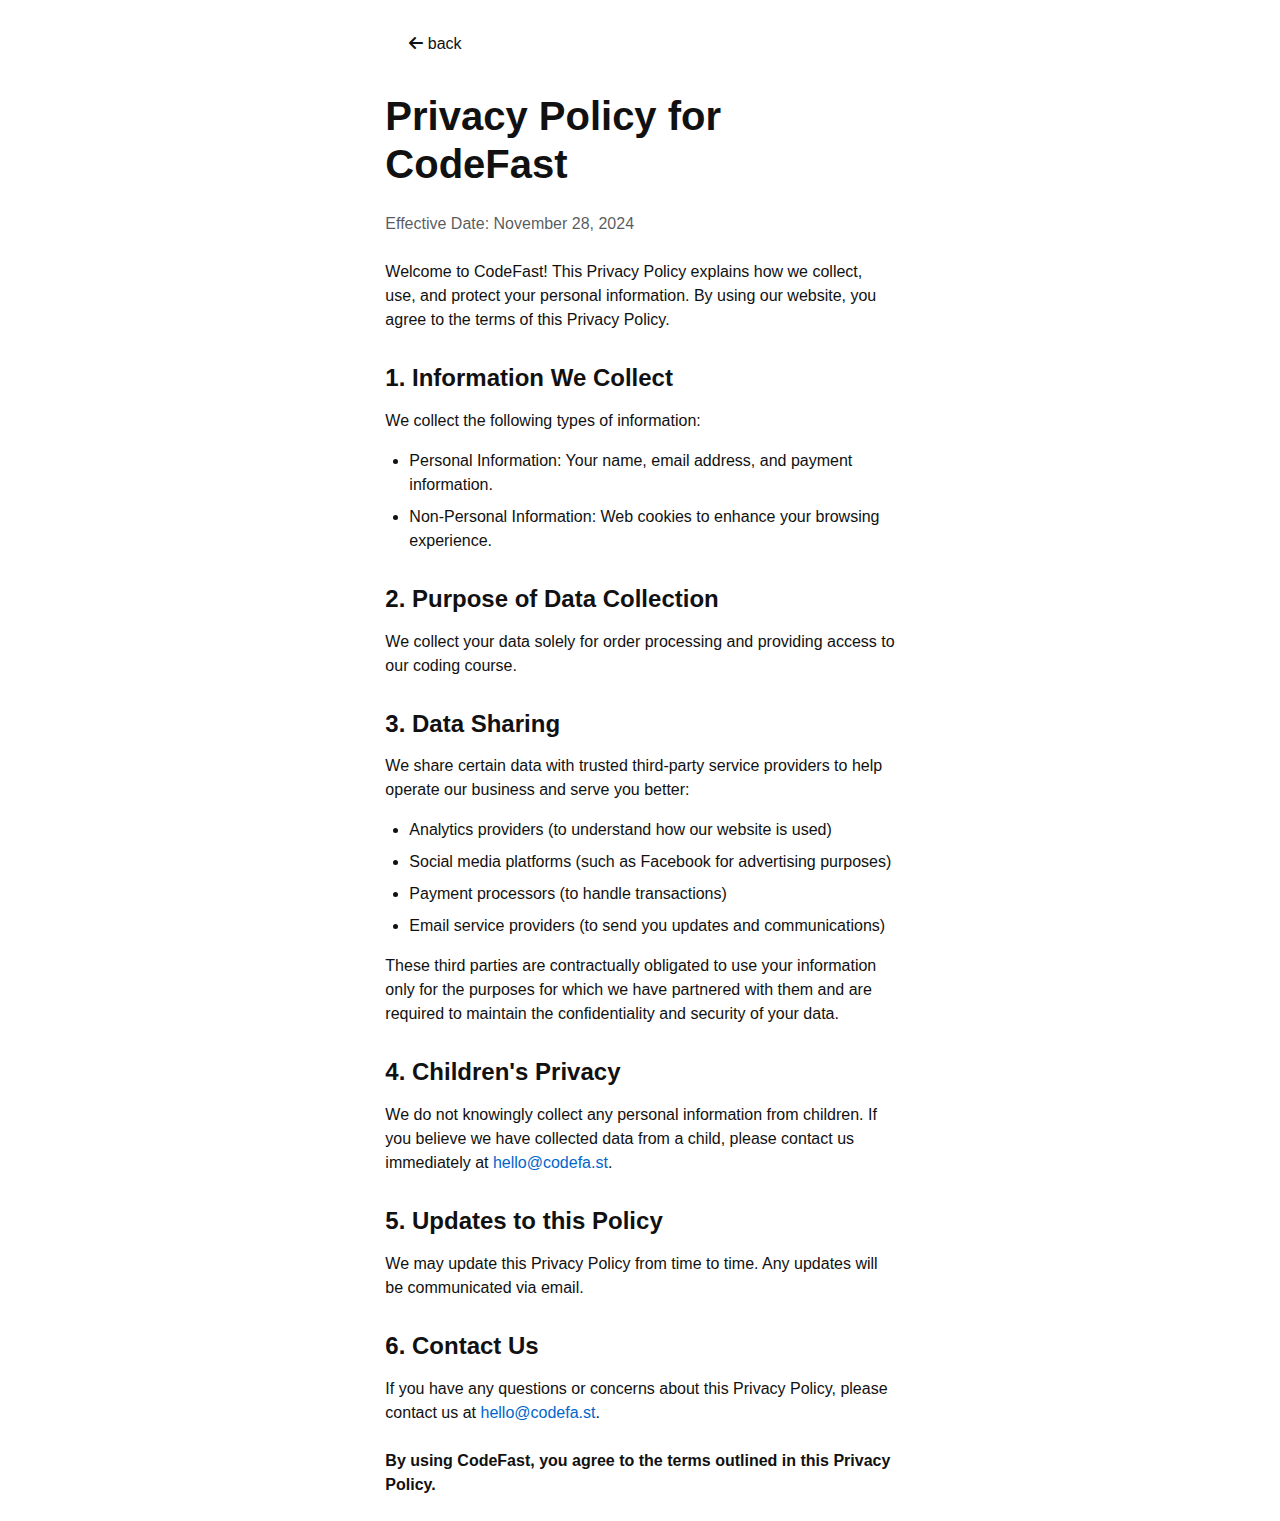
<file: privacy.html>
<!DOCTYPE html>
<html lang="en">
<head>
    <meta charset="UTF-8">
    <meta name="viewport" content="width=device-width, initial-scale=1.0">
    <title>Privacy Policy - CodeFast</title>
    
    <!-- Bootstrap CSS -->
    <link href="https://cdn.jsdelivr.net/npm/bootstrap@5.3.0/dist/css/bootstrap.min.css" rel="stylesheet">
    
    <!-- Custom CSS -->
    <link href="css/style.css" rel="stylesheet">
    <link href="css/footer.css" rel="stylesheet">
    
    <!-- Font Awesome -->
    <link rel="stylesheet" href="https://cdnjs.cloudflare.com/ajax/libs/font-awesome/6.0.0/css/all.min.css">
</head>
<body>
    <main class="terms-content">
        <div class="container">
            <div class="row justify-content-center">
                <div class="col-lg-8">
                    <div class="back-button mb-4">
                        <a href="/" class="btn btn-link">
                            <i class="fas fa-arrow-left"></i> back
                        </a>
                    </div>
                    <h1 class="mb-4">Privacy Policy for CodeFast</h1>
                    <p class="text-muted mb-4">Effective Date: November 28, 2024</p>

                    <div class="terms-section mb-4">
                        <p>Welcome to CodeFast! This Privacy Policy explains how we collect, use, and protect your personal information. By using our website, you agree to the terms of this Privacy Policy.</p>
                    </div>

                    <div class="terms-section mb-4">
                        <h2>1. Information We Collect</h2>
                        <p>We collect the following types of information:</p>
                        <ul>
                            <li>Personal Information: Your name, email address, and payment information.</li>
                            <li>Non-Personal Information: Web cookies to enhance your browsing experience.</li>
                        </ul>
                    </div>

                    <div class="terms-section mb-4">
                        <h2>2. Purpose of Data Collection</h2>
                        <p>We collect your data solely for order processing and providing access to our coding course.</p>
                    </div>

                    <div class="terms-section mb-4">
                        <h2>3. Data Sharing</h2>
                        <p>We share certain data with trusted third-party service providers to help operate our business and serve you better:</p>
                        <ul>
                            <li>Analytics providers (to understand how our website is used)</li>
                            <li>Social media platforms (such as Facebook for advertising purposes)</li>
                            <li>Payment processors (to handle transactions)</li>
                            <li>Email service providers (to send you updates and communications)</li>
                        </ul>
                        <p>These third parties are contractually obligated to use your information only for the purposes for which we have partnered with them and are required to maintain the confidentiality and security of your data.</p>
                    </div>

                    <div class="terms-section mb-4">
                        <h2>4. Children's Privacy</h2>
                        <p>We do not knowingly collect any personal information from children. If you believe we have collected data from a child, please contact us immediately at <a href="mailto:hello@codefa.st">hello@codefa.st</a>.</p>
                    </div>

                    <div class="terms-section mb-4">
                        <h2>5. Updates to this Policy</h2>
                        <p>We may update this Privacy Policy from time to time. Any updates will be communicated via email.</p>
                    </div>

                    <div class="terms-section mb-4">
                        <h2>6. Contact Us</h2>
                        <p>If you have any questions or concerns about this Privacy Policy, please contact us at <a href="mailto:hello@codefa.st">hello@codefa.st</a>.</p>
                    </div>

                    <div class="terms-section mb-4">
                        <p class="fw-bold">By using CodeFast, you agree to the terms outlined in this Privacy Policy.</p>
                    </div>
                </div>
            </div>
        </div>
    </main>
    <!-- Scripts -->
    <script src="https://cdn.jsdelivr.net/npm/bootstrap@5.3.0/dist/js/bootstrap.bundle.min.js"></script>
    <script src="js/script.js"></script>
</body>
</html>
</file>
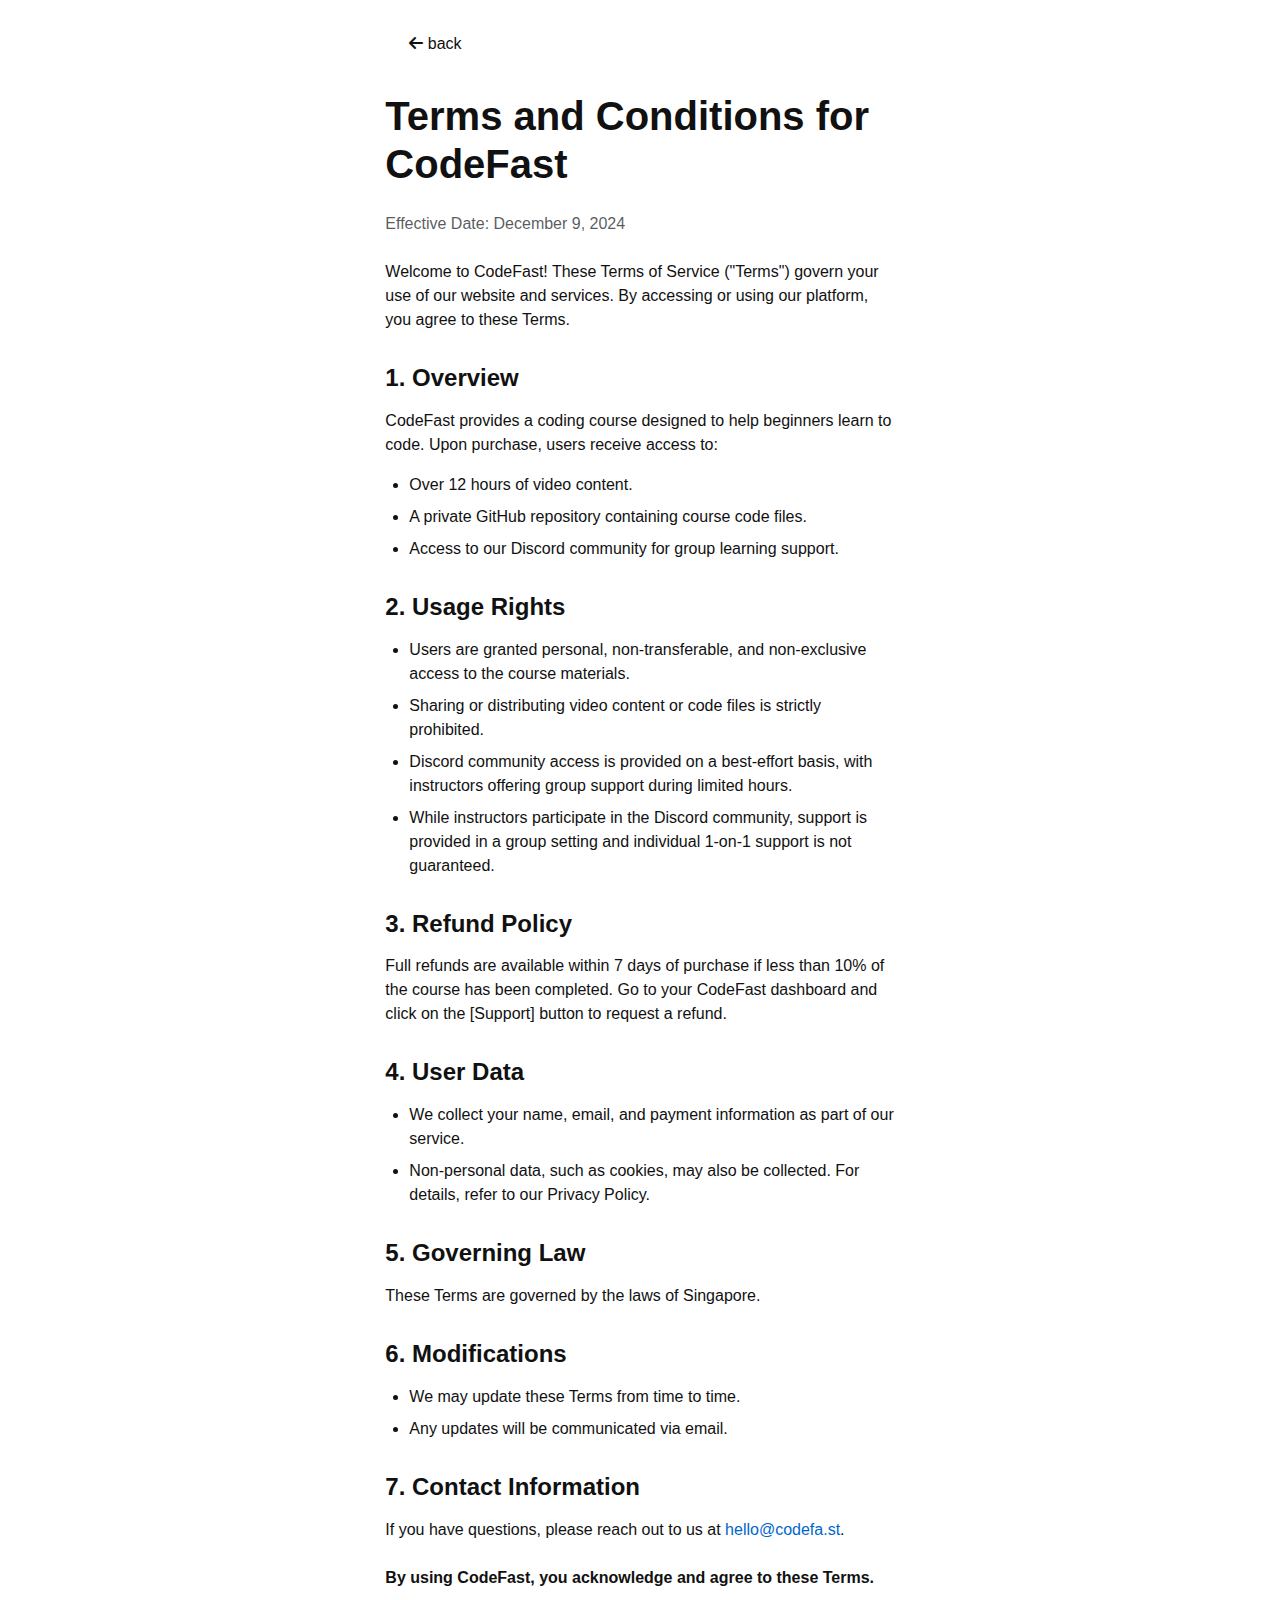
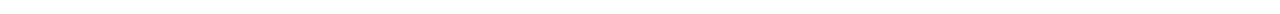
<file: terms.html>
<!DOCTYPE html>
<html lang="en">
<head>
    <meta charset="UTF-8">
    <meta name="viewport" content="width=device-width, initial-scale=1.0">
    <title>Terms of Service - CodeFast</title>
    
    <!-- Bootstrap CSS -->
    <link href="https://cdn.jsdelivr.net/npm/bootstrap@5.3.0/dist/css/bootstrap.min.css" rel="stylesheet">
    
    <!-- Custom CSS -->
    <link href="css/style.css" rel="stylesheet">
    <link href="css/footer.css" rel="stylesheet">
    
    <!-- Font Awesome -->
    <link rel="stylesheet" href="https://cdnjs.cloudflare.com/ajax/libs/font-awesome/6.0.0/css/all.min.css">
</head>
<body>
    <main class="terms-content">
        <div class="container">
            <div class="row justify-content-center">
                <div class="col-lg-8">
                    <div class="back-button mb-4">
                        <a href="/" class="btn btn-link">
                            <i class="fas fa-arrow-left"></i> back
                        </a>
                    </div>
                    <h1 class="mb-4">Terms and Conditions for CodeFast</h1>
                    <p class="text-muted mb-4">Effective Date: December 9, 2024</p>

                    <div class="terms-section mb-4">
                        <p>Welcome to CodeFast! These Terms of Service ("Terms") govern your use of our website and services. By accessing or using our platform, you agree to these Terms.</p>
                    </div>

                    <div class="terms-section mb-4">
                        <h2>1. Overview</h2>
                        <p>CodeFast provides a coding course designed to help beginners learn to code. Upon purchase, users receive access to:</p>
                        <ul>
                            <li>Over 12 hours of video content.</li>
                            <li>A private GitHub repository containing course code files.</li>
                            <li>Access to our Discord community for group learning support.</li>
                        </ul>
                    </div>

                    <div class="terms-section mb-4">
                        <h2>2. Usage Rights</h2>
                        <ul>
                            <li>Users are granted personal, non-transferable, and non-exclusive access to the course materials.</li>
                            <li>Sharing or distributing video content or code files is strictly prohibited.</li>
                            <li>Discord community access is provided on a best-effort basis, with instructors offering group support during limited hours.</li>
                            <li>While instructors participate in the Discord community, support is provided in a group setting and individual 1-on-1 support is not guaranteed.</li>
                        </ul>
                    </div>

                    <div class="terms-section mb-4">
                        <h2>3. Refund Policy</h2>
                        <p>Full refunds are available within 7 days of purchase if less than 10% of the course has been completed. Go to your CodeFast dashboard and click on the [Support] button to request a refund.</p>
                    </div>

                    <div class="terms-section mb-4">
                        <h2>4. User Data</h2>
                        <ul>
                            <li>We collect your name, email, and payment information as part of our service.</li>
                            <li>Non-personal data, such as cookies, may also be collected. For details, refer to our Privacy Policy.</li>
                        </ul>
                    </div>

                    <div class="terms-section mb-4">
                        <h2>5. Governing Law</h2>
                        <p>These Terms are governed by the laws of Singapore.</p>
                    </div>

                    <div class="terms-section mb-4">
                        <h2>6. Modifications</h2>
                        <ul>
                            <li>We may update these Terms from time to time.</li>
                            <li>Any updates will be communicated via email.</li>
                        </ul>
                    </div>

                    <div class="terms-section mb-4">
                        <h2>7. Contact Information</h2>
                        <p>If you have questions, please reach out to us at <a href="mailto:hello@codefa.st">hello@codefa.st</a>.</p>
                    </div>

                    <div class="terms-section mb-4">
                        <p class="fw-bold">By using CodeFast, you acknowledge and agree to these Terms.</p>
                    </div>
                </div>
            </div>
        </div>
    </main>
    <!-- Scripts -->
    <script src="https://cdn.jsdelivr.net/npm/bootstrap@5.3.0/dist/js/bootstrap.bundle.min.js"></script>
    <script src="js/script.js"></script>
</body>
</html>
</file>
<file: css/style.css>
:root {
    --primary-color: #000000;
    --text-color: #111111;
    --bg-color: #ffffff;
}

body {
    font-family: -apple-system, BlinkMacSystemFont, "SF Pro Text", "Segoe UI", Roboto, Helvetica, Arial, sans-serif;
    color: var(--text-color);
    background-color: var(--bg-color);
}

html {
    scroll-behavior: smooth;
}
</file>
<file: css/footer.css>
/* Footer Styles */
.footer {
    background-color: #121212;
    color: #ffffff;
    padding-top: 96px;
    padding-bottom: 96px;
}

.footer p {
    color: #888888;
    margin-bottom: 0.5rem;
}

.footer h5 {
    color: #888888;
    font-size: 0.75rem;
    font-weight: 600;
    margin-bottom: 1rem;
    letter-spacing: 0.05em;
}

.footer ul li {
    margin-bottom: 0.5rem;
}

.footer ul li a {
    color: #ffffff;
    text-decoration: none;
    font-size: 0.875rem;
    transition: color 0.2s ease;
}

.footer ul li a:hover {
    color: #888888;
}

.footer .badge {
    background-color: #ffffff;
    color: #000000;
    font-weight: 500;
    padding: 0.5rem 1rem;
    border-radius: 9999px;
    font-size: 0.875rem;
}

.footer .copyright {
    color: #888888;
    font-size: 0.875rem;
}

.footer .logo-container img {
    filter: invert(1);
}

.footer .fw-semibold {
    color: #ffffff;
}

footer a:hover {
    color: var(--primary-color) !important;
}

/* Terms Page Styles */
.terms-content {
    padding-top: 20px;
    color: var(--text-color);
    max-width: 800px;
    margin: 0 auto;
}

.back-button {
    margin-bottom: 2rem;
}

.back-button .btn-link {
    color: var(--text-color);
    text-decoration: none;
    font-size: 1rem;
    padding: 12px 24px;
    border-radius: 30px;
    background: #fff;
    transition: all 0.3s ease;
    display: inline-block;
    border: none;
}

.back-button .btn-link:hover {
    transform: translate(-2px, -2px);
    box-shadow: 2px 2px 0 0 rgba(0,0,0,1);
    border: 1px solid #000;
}

.terms-content h1 {
    font-size: 2.5rem;
    font-weight: 700;
    margin-bottom: 1rem;
}

.terms-content h2 {
    font-size: 1.5rem;
    font-weight: 600;
    margin-bottom: 1rem;
    margin-top: 2rem;
}

.terms-section {
    margin-bottom: 2rem;
}

.terms-section ul {
    padding-left: 1.5rem;
}

.terms-section ul li {
    margin-bottom: 0.5rem;
}

.terms-section a {
    color: #0066cc;
    text-decoration: none;
}

.terms-section a:hover {
    text-decoration: underline;
}
</file>
